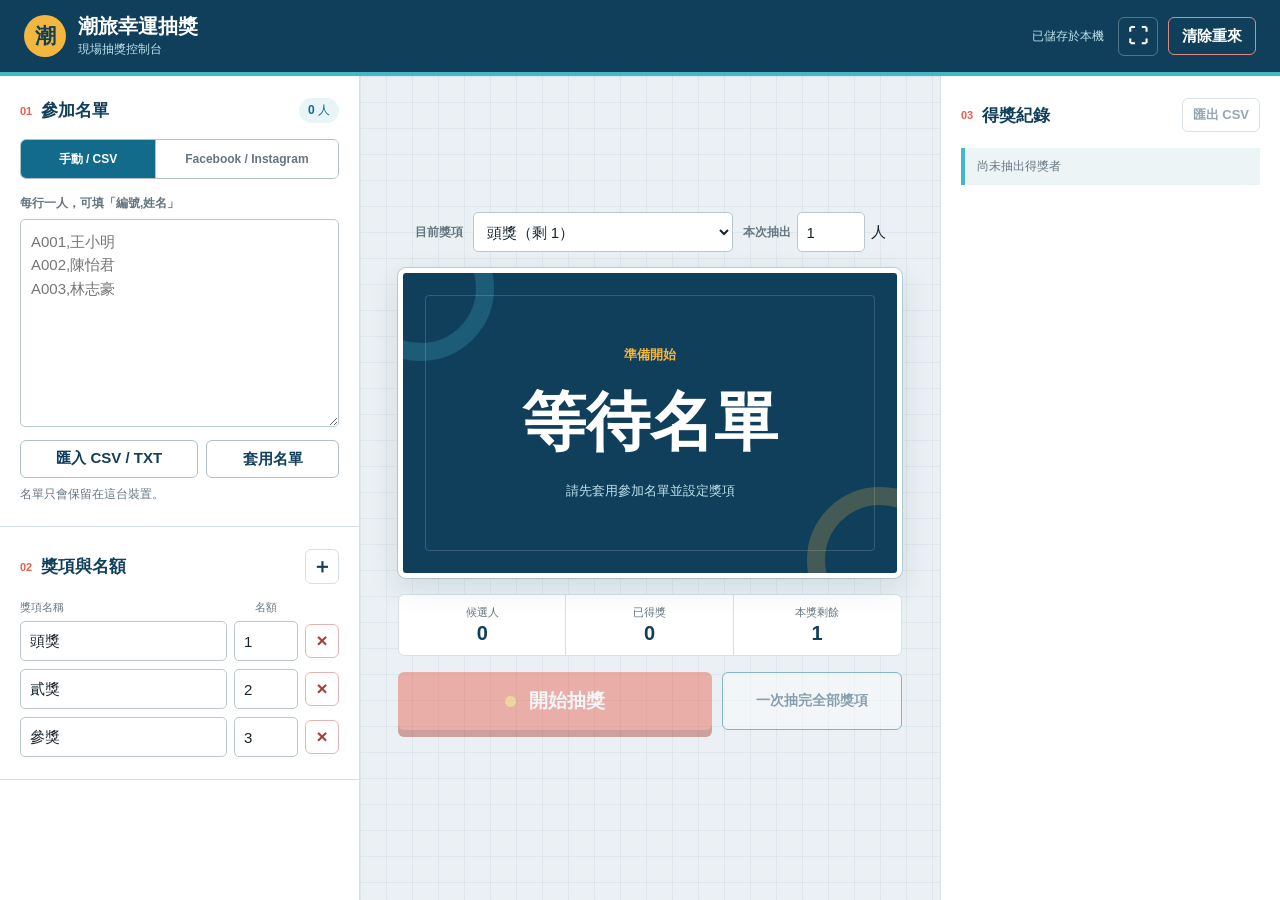
<file: lottery/index.html>
<!DOCTYPE html>
<html lang="zh-Hant">
<head>
  <meta charset="UTF-8">
  <meta name="viewport" content="width=device-width, initial-scale=1.0">
  <meta name="robots" content="noindex, nofollow">
  <meta name="theme-color" content="#103f5c">
  <title>潮旅幸運抽獎</title>
  <link rel="stylesheet" href="lottery.css?v=20260720">
</head>
<body>
  <header class="topbar">
    <div class="brand">
      <span class="brand-mark" aria-hidden="true">潮</span>
      <div>
        <h1>潮旅幸運抽獎</h1>
        <p>現場抽獎控制台</p>
      </div>
    </div>
    <div class="top-actions">
      <span class="save-state" id="saveState">已儲存於本機</span>
      <button class="icon-button" id="fullscreenButton" type="button" title="全螢幕" aria-label="切換全螢幕">
        <span aria-hidden="true">⛶</span>
      </button>
      <button class="danger-button" id="resetButton" type="button">清除重來</button>
    </div>
  </header>

  <main class="workspace">
    <aside class="setup-panel" aria-label="抽獎設定">
      <section class="panel-section">
        <div class="section-heading">
          <div>
            <span class="step">01</span>
            <h2>參加名單</h2>
          </div>
          <span class="count-pill"><strong id="participantCount">0</strong> 人</span>
        </div>

        <div class="source-switch" role="tablist" aria-label="名單來源">
          <button class="source-tab active" id="manualSourceTab" type="button" role="tab" aria-selected="true" aria-controls="manualSourcePanel">手動 / CSV</button>
          <button class="source-tab" id="metaSourceTab" type="button" role="tab" aria-selected="false" aria-controls="metaSourcePanel">Facebook / Instagram</button>
        </div>

        <div id="manualSourcePanel" role="tabpanel" aria-labelledby="manualSourceTab">
          <label class="field-label" for="participantInput">每行一人，可填「編號,姓名」</label>
          <textarea id="participantInput" rows="8" placeholder="A001,王小明&#10;A002,陳怡君&#10;A003,林志豪"></textarea>
          <div class="inline-actions">
            <label class="file-button" for="fileInput">匯入 CSV / TXT</label>
            <input id="fileInput" type="file" accept=".csv,.txt,text/csv,text/plain">
            <button class="secondary-button" id="applyParticipants" type="button">套用名單</button>
          </div>
        </div>

        <div id="metaSourcePanel" class="meta-source" role="tabpanel" aria-labelledby="metaSourceTab" hidden>
          <div class="meta-status-row">
            <span class="connection-dot" id="metaConnectionDot" aria-hidden="true"></span>
            <span id="metaConnectionText">正在確認連線…</span>
            <a class="admin-login-link" id="adminLoginLink" href="/admin" target="_blank" rel="noopener" hidden>登入後台</a>
          </div>
          <div class="meta-fields">
            <label class="field-label" for="metaPlatform">平台</label>
            <select id="metaPlatform">
              <option value="facebook">Facebook 粉絲專頁</option>
              <option value="instagram">Instagram 專業帳號</option>
            </select>
            <button class="secondary-button" id="loadMetaPosts" type="button">載入最近貼文</button>
          </div>
          <label class="field-label" for="metaPost">活動貼文</label>
          <select id="metaPost" disabled><option value="">尚未載入貼文</option></select>
          <label class="field-label" for="metaKeyword">留言關鍵字（選填）</label>
          <input id="metaKeyword" type="text" maxlength="80" placeholder="例如：我要參加">
          <label class="field-label" for="metaCutoff">活動截止時間（選填）</label>
          <input id="metaCutoff" type="datetime-local">
          <button class="meta-fetch-button" id="fetchMetaComments" type="button" disabled>整理留言名單</button>
          <div class="meta-preview" id="metaPreview" hidden>
            <div class="meta-preview-summary" id="metaPreviewSummary"></div>
            <ul class="meta-name-list" id="metaNameList"></ul>
            <button class="secondary-button meta-apply-button" id="applyMetaParticipants" type="button">投入抽獎池</button>
          </div>
        </div>
        <p class="field-message" id="participantMessage" role="status">名單只會保留在這台裝置。</p>
      </section>

      <section class="panel-section prize-section">
        <div class="section-heading">
          <div>
            <span class="step">02</span>
            <h2>獎項與名額</h2>
          </div>
          <button class="icon-button small" id="addPrizeButton" type="button" title="新增獎項" aria-label="新增獎項">＋</button>
        </div>
        <div class="prize-labels" aria-hidden="true"><span>獎項名稱</span><span>名額</span><span></span></div>
        <div id="prizeList" class="prize-list"></div>
      </section>
    </aside>

    <section class="draw-panel" aria-label="抽獎舞台">
      <div class="draw-controls">
        <label for="prizeSelect">目前獎項</label>
        <select id="prizeSelect"></select>
        <div class="draw-quantity">
          <label for="drawQuantity">本次抽出</label>
          <input id="drawQuantity" type="number" min="1" value="1" inputmode="numeric">
          <span>人</span>
        </div>
      </div>

      <div class="lottery-stage" id="lotteryStage">
        <div class="stage-glow" aria-hidden="true"></div>
        <p class="stage-kicker" id="stageKicker">準備開始</p>
        <div class="ticket-machine" id="ticketMachine" aria-hidden="true">
          <div class="ticket-chute"><span></span></div>
          <div class="ticket-pool">
            <div class="pool-tickets" id="poolTickets"></div>
            <div class="pool-shine"></div>
          </div>
          <span class="pool-count" id="poolCount">0 張抽獎券</span>
        </div>
        <div class="winner-reveal" id="winnerReveal">
          <div class="rolling-name" id="rollingName" aria-live="polite">等待名單</div>
          <p class="stage-detail" id="stageDetail">請先套用參加名單並設定獎項</p>
        </div>
      </div>

      <div class="draw-status">
        <div><span>候選人</span><strong id="eligibleCount">0</strong></div>
        <div><span>已得獎</span><strong id="winnerCount">0</strong></div>
        <div><span>本獎剩餘</span><strong id="prizeRemaining">0</strong></div>
      </div>

      <div class="draw-actions">
        <button class="draw-button" id="drawButton" type="button" disabled>
          <span class="draw-button-dot" aria-hidden="true"></span>
          開始抽獎
        </button>
        <button class="draw-all-button" id="drawAllButton" type="button" disabled>一次抽完全部獎項</button>
      </div>
      <p class="draw-message" id="drawMessage" role="status"></p>
    </section>

    <aside class="results-panel" aria-label="得獎結果">
      <div class="results-heading">
        <div>
          <span class="step">03</span>
          <h2>得獎紀錄</h2>
        </div>
        <button class="secondary-button compact" id="exportButton" type="button" disabled>匯出 CSV</button>
      </div>
      <div class="results-summary" id="resultsSummary">尚未抽出得獎者</div>
      <ol class="winner-list" id="winnerList"></ol>
    </aside>
  </main>

  <div class="confetti" id="confetti" aria-hidden="true"></div>
  <script src="lottery.js?v=20260720"></script>
</body>
</html>
</file>
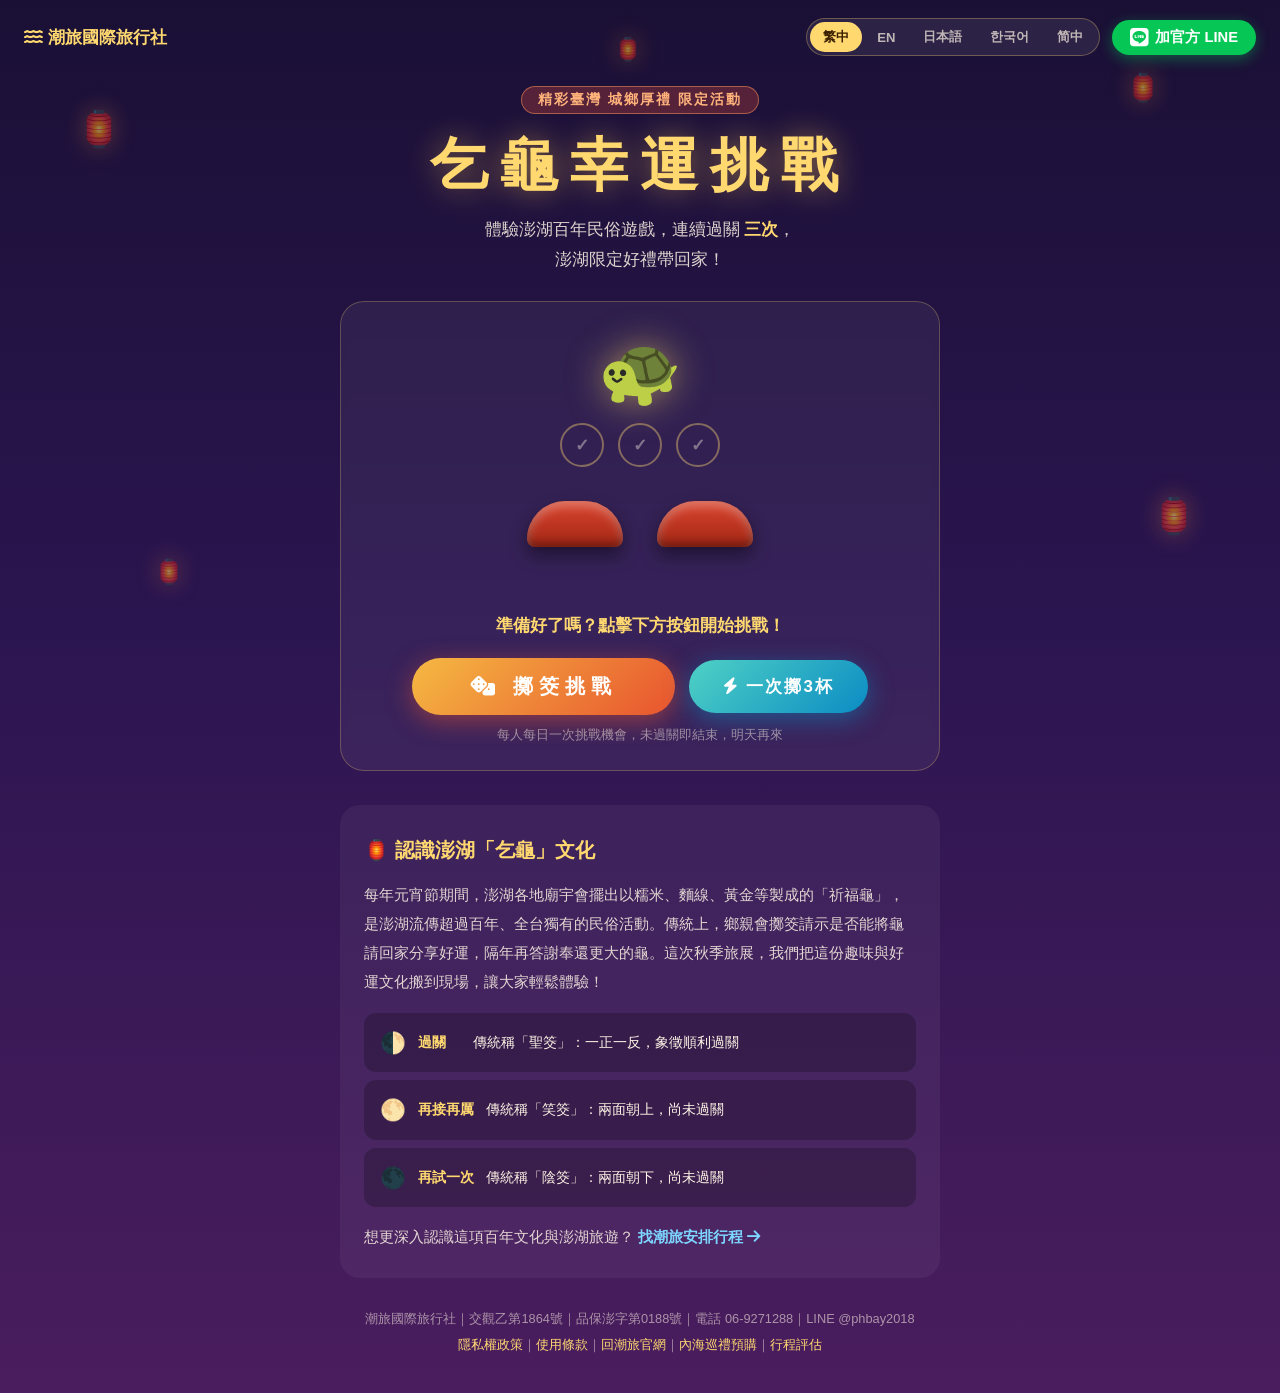
<file: qigui/index.html>
<!DOCTYPE html>
<html lang="zh-Hant">
<head>
  <meta charset="UTF-8" />
  <meta name="viewport" content="width=device-width, initial-scale=1.0" />
  <!-- Google Analytics 4 -->
  <script async src="https://www.googletagmanager.com/gtag/js?id=G-47DV1VPF9J"></script>
  <script>window.dataLayer=window.dataLayer||[];function gtag(){dataLayer.push(arguments);}gtag('js',new Date());gtag('config','G-47DV1VPF9J');</script>
  <!-- Meta Pixel -->
  <script>!function(f,b,e,v,n,t,s){if(f.fbq)return;n=f.fbq=function(){n.callMethod?n.callMethod.apply(n,arguments):n.queue.push(arguments)};if(!f._fbq)f._fbq=n;n.push=n;n.loaded=!0;n.version='2.0';n.queue=[];t=b.createElement(e);t.async=!0;t.src=v;s=b.getElementsByTagName(e)[0];s.parentNode.insertBefore(t,s)}(window,document,'script','https://connect.facebook.net/en_US/fbevents.js');fbq('init', '25643845041980148');fbq('track', 'PageView');</script>
  <noscript><img height="1" width="1" style="display:none" src="https://www.facebook.com/tr?id=25643845041980148&ev=PageView&noscript=1"/></noscript>

  <title>澎湖乞龜幸運遊戲｜秋季旅展限定｜連續三關贏得澎湖好禮｜潮旅國際旅行社</title>
  <meta name="description" content="體驗澎湖乞龜百年民俗遊戲！秋季旅展限定，連續過關三次即可獲得澎湖限定好禮。認識乞龜由來，跟著潮旅玩澎湖。" />
  <link rel="canonical" href="https://www.phbay.info/qigui/" />
  <meta property="og:type" content="website" />
  <meta property="og:site_name" content="潮旅國際旅行社" />
  <meta property="og:title" content="澎湖乞龜幸運遊戲｜秋季旅展限定｜連續三關贏得澎湖好禮" />
  <meta property="og:description" content="線上體驗澎湖乞龜幸運遊戲！秋季旅展限定，連續三關過關，澎湖限定好禮帶回家。" />
  <meta property="og:url" content="https://www.phbay.info/qigui/" />
  <meta property="og:locale" content="zh_TW" />
  <link rel="stylesheet" href="https://cdnjs.cloudflare.com/ajax/libs/font-awesome/6.5.0/css/all.min.css" />
  <link rel="stylesheet" href="qigui.css?v=20260721" />
  <script type="application/ld+json">
  {
    "@context": "https://schema.org",
    "@type": "WebPage",
    "name": "澎湖乞龜幸運遊戲（秋季旅展限定）",
    "description": "秋季旅展限定的線上幸運遊戲，連續過關三次即可獲得澎湖限定好禮。",
    "url": "https://www.phbay.info/qigui/",
    "isPartOf": { "@type": "WebSite", "name": "潮旅國際旅行社", "url": "https://www.phbay.info/" }
  }
  </script>
</head>
<body>

  <!-- 漂浮燈籠背景 -->
  <div class="lanterns" aria-hidden="true">
    <span class="lantern l1">🏮</span>
    <span class="lantern l2">🏮</span>
    <span class="lantern l3">🏮</span>
    <span class="lantern l4">🏮</span>
    <span class="lantern l5">🏮</span>
  </div>

  <header class="qg-header">
    <a href="/" class="qg-logo"><i class="fas fa-water"></i> 潮旅國際旅行社</a>
    <div class="qg-header-right">
      <div class="qgui-lang-switch" role="group" aria-label="Language">
        <button class="qgui-lang-btn" data-lang="zh-tw" onclick="qguiSetLang('zh-tw')">繁中</button>
        <button class="qgui-lang-btn" data-lang="en" onclick="qguiSetLang('en')">EN</button>
        <button class="qgui-lang-btn" data-lang="ja" onclick="qguiSetLang('ja')">日本語</button>
        <button class="qgui-lang-btn" data-lang="ko" onclick="qguiSetLang('ko')">한국어</button>
        <button class="qgui-lang-btn" data-lang="zh-cn" onclick="qguiSetLang('zh-cn')">简中</button>
      </div>
      <a href="https://go.mantago.co/QnBsyj" data-line-source="qigui" target="_blank" rel="noopener noreferrer"
         class="qg-header-line" onclick="trackLineClaim()">
        <i class="fab fa-line"></i> <span data-i18n="nav.line">加官方 LINE</span>
      </a>
    </div>
  </header>

  <main class="qg-main">

    <!-- 標題區 -->
    <section class="qg-hero">
      <span class="qg-kicker" data-i18n="hero.kicker">精彩臺灣 城鄉厚禮 限定活動</span>
      <h1 data-i18n="hero.title">乞龜幸運挑戰</h1>
      <p class="qg-sub" data-i18n-html="hero.sub">體驗澎湖百年民俗遊戲，連續過關 <strong>三次</strong>，<br>澎湖限定好禮帶回家！</p>
    </section>

    <!-- 遊戲區 -->
    <section class="qg-game">

      <!-- 金龜與進度 -->
      <div class="qg-turtle-zone">
        <div class="qg-turtle" id="qg-turtle">🐢</div>
        <div class="qg-progress" id="qg-progress">
          <span class="qg-dot" data-i="1">✓</span>
          <span class="qg-dot" data-i="2">✓</span>
          <span class="qg-dot" data-i="3">✓</span>
        </div>
      </div>

      <!-- 筊杯 -->
      <div class="qg-blocks" id="qg-blocks">
        <div class="qg-jiao" id="jiao-a"><div class="qg-jiao-body"></div><span class="qg-jiao-label" id="label-a"></span></div>
        <div class="qg-jiao" id="jiao-b"><div class="qg-jiao-body"></div><span class="qg-jiao-label" id="label-b"></span></div>
      </div>

      <!-- 結果訊息 -->
      <div class="qg-result" id="qg-result" data-i18n="game.ready">準備好了嗎？點擊下方按鈕開始挑戰！</div>

      <!-- 擲筊按鈕 -->
      <div class="qg-throw-row">
        <button class="qg-throw-btn" id="qg-throw" onclick="throwJiao()">
          <i class="fas fa-dice"></i> <span data-i18n="game.throw">擲筊挑戰</span>
        </button>
        <button class="qg-throw-btn qg-throw-btn-auto" id="qg-throw3" onclick="throwJiaoAuto()">
          <i class="fas fa-bolt"></i> <span data-i18n="game.throw3">一次擲3杯</span>
        </button>
      </div>
      <p class="qg-hint" id="qg-hint" data-i18n="game.hint">每人每日一次挑戰機會，未過關即結束，明天再來</p>
    </section>

    <!-- 中獎畫面（預設隱藏） -->
    <section class="qg-win" id="qg-win" style="display:none">
      <div class="qg-win-card">
        <div class="qg-win-turtle">🐢✨</div>
        <h2 data-i18n="win.title">恭喜挑戰成功！</h2>
        <p class="qg-win-desc" data-i18n-html="win.desc">您連續三關全數過關，太幸運了！<br>獲得 <strong>澎湖限定好禮一份</strong></p>
        <div class="qg-code-box">
          <span class="qg-code-label" data-i18n="win.codeLabel">兌獎編號</span>
          <div class="qg-code" id="qg-code">——</div>
        </div>
        <a href="https://go.mantago.co/QnBsyj" data-line-source="qigui" target="_blank" rel="noopener noreferrer"
           class="qg-line-btn" onclick="trackLineClaim()">
          <i class="fab fa-line"></i> <span data-i18n="win.claimBtn">加官方 LINE 領取好禮</span>
        </a>
        <p class="qg-win-note" data-i18n-html="win.note">請加入潮旅官方 LINE（@phbay2018），<strong>截圖此畫面並傳送兌獎編號</strong>，<br>現場出示畫面即可兌換好禮。每組編號限兌換一次。</p>
      </div>
    </section>

    <!-- 乞龜文化介紹 -->
    <section class="qg-culture">
      <h2 data-i18n="culture.title">🏮 認識澎湖「乞龜」文化</h2>
      <p data-i18n="culture.body">每年元宵節期間，澎湖各地廟宇會擺出以糯米、麵線、黃金等製成的「祈福龜」，是澎湖流傳超過百年、全台獨有的民俗活動。傳統上，鄉親會擲筊請示是否能將龜請回家分享好運，隔年再答謝奉還更大的龜。這次秋季旅展，我們把這份趣味與好運文化搬到現場，讓大家輕鬆體驗！</p>
      <div class="qg-jiao-guide">
        <div class="qg-guide-item"><span class="qg-guide-icon">🌓</span><strong data-i18n="culture.g1t">過關</strong><span data-i18n="culture.g1d">傳統稱「聖筊」：一正一反，象徵順利過關</span></div>
        <div class="qg-guide-item"><span class="qg-guide-icon">🌕</span><strong data-i18n="culture.g2t">再接再厲</strong><span data-i18n="culture.g2d">傳統稱「笑筊」：兩面朝上，尚未過關</span></div>
        <div class="qg-guide-item"><span class="qg-guide-icon">🌑</span><strong data-i18n="culture.g3t">再試一次</strong><span data-i18n="culture.g3d">傳統稱「陰筊」：兩面朝下，尚未過關</span></div>
      </div>
      <p class="qg-cta-row">
        <span data-i18n="culture.cta">想更深入認識這項百年文化與澎湖旅遊？</span>
        <a href="/#contact" class="qg-link"><span data-i18n="culture.ctaLink">找潮旅安排行程</span> <i class="fas fa-arrow-right"></i></a>
      </p>
    </section>

  </main>

  <footer class="qg-footer">
    <p data-i18n="footer.legal">潮旅國際旅行社｜交觀乙第1864號｜品保澎字第0188號｜電話 06-9271288｜LINE @phbay2018</p>
    <p><a href="/privacy">隱私權政策</a>｜<a href="/terms">使用條款</a>｜<a href="/" data-i18n="footer.home">回潮旅官網</a>｜<a href="/neihai-preorder.html" data-i18n="footer.neihai">內海巡禮預購</a>｜<a href="/#quiz" data-i18n="footer.quiz">行程評估</a></p>
  </footer>

  <script src="qigui-i18n.js?v=20260909"></script>
  <script src="qigui.js?v=20260909"></script>
  <script src="/line-cta.js?v=20261030b" defer></script>
</body>
</html>
</file>
<file: lottery/lottery.css>
:root {
  --ink: #17242d;
  --muted: #667681;
  --line: #d7e0e5;
  --paper: #f5f7f8;
  --white: #ffffff;
  --ocean: #136b8c;
  --deep: #103f5c;
  --cyan: #45b8c8;
  --coral: #e95f4f;
  --gold: #f3b63f;
  --green: #268b6b;
  --shadow: 0 10px 30px rgba(16, 63, 92, 0.12);
}

* { box-sizing: border-box; }

html, body { min-height: 100%; }

body {
  margin: 0;
  color: var(--ink);
  background: var(--paper);
  font-family: "Noto Sans TC", "PingFang TC", "Microsoft JhengHei", sans-serif;
  font-size: 15px;
  letter-spacing: 0;
}

button, input, textarea, select { font: inherit; letter-spacing: 0; }
button, select, input[type="file"] + label { cursor: pointer; }
button:focus-visible, input:focus-visible, textarea:focus-visible, select:focus-visible, .file-button:focus-within {
  outline: 3px solid rgba(69, 184, 200, 0.35);
  outline-offset: 2px;
}

.topbar {
  height: 76px;
  padding: 0 24px;
  display: flex;
  align-items: center;
  justify-content: space-between;
  gap: 20px;
  color: var(--white);
  background: var(--deep);
  border-bottom: 4px solid var(--cyan);
}

.brand, .brand > div, .top-actions, .section-heading, .section-heading > div, .results-heading, .results-heading > div,
.inline-actions, .draw-controls, .draw-quantity { display: flex; align-items: center; }

.brand { gap: 12px; }
.brand > div { align-items: flex-start; flex-direction: column; }
.brand-mark {
  width: 42px;
  height: 42px;
  display: grid;
  place-items: center;
  color: var(--deep);
  background: var(--gold);
  border-radius: 50%;
  font-size: 21px;
  font-weight: 900;
}
.brand h1 { margin: 0; font-size: 20px; line-height: 1.2; }
.brand p { margin: 3px 0 0; color: #bfe2ec; font-size: 12px; }
.top-actions { gap: 10px; }
.save-state { color: #bfe2ec; font-size: 12px; margin-right: 4px; }

button, .file-button {
  min-height: 38px;
  padding: 8px 13px;
  border: 1px solid transparent;
  border-radius: 6px;
  font-weight: 700;
  transition: background-color .18s ease, border-color .18s ease, transform .18s ease;
}
button:active, .file-button:active { transform: translateY(1px); }
button:disabled { cursor: not-allowed; opacity: .45; }
.icon-button { width: 40px; padding: 7px; color: var(--white); background: transparent; border-color: rgba(255,255,255,.28); font-size: 20px; }
.icon-button:hover { background: rgba(255,255,255,.1); }
.icon-button.small { width: 34px; min-height: 34px; padding: 3px; color: var(--deep); border-color: var(--line); background: var(--white); }
.danger-button { color: var(--white); background: transparent; border-color: #db8a81; }
.danger-button:hover { background: #a63f35; }
.secondary-button, .file-button { color: var(--deep); background: var(--white); border-color: #aec0ca; }
.secondary-button:hover, .file-button:hover { background: #e8f4f7; border-color: var(--ocean); }
.secondary-button.compact { min-height: 34px; padding: 6px 10px; font-size: 13px; }

.workspace {
  min-height: calc(100vh - 76px);
  display: grid;
  grid-template-columns: minmax(310px, 360px) minmax(430px, 1fr) minmax(280px, 340px);
}

.setup-panel, .results-panel { background: var(--white); }
.setup-panel { border-right: 1px solid var(--line); }
.results-panel { border-left: 1px solid var(--line); padding: 22px 20px; overflow: auto; }
.panel-section { padding: 22px 20px; border-bottom: 1px solid var(--line); }
.section-heading, .results-heading { justify-content: space-between; gap: 12px; margin-bottom: 16px; }
.section-heading > div, .results-heading > div { gap: 9px; }
.section-heading h2, .results-heading h2 { margin: 0; color: var(--deep); font-size: 17px; }
.step { color: var(--coral); font-size: 11px; font-weight: 900; }
.count-pill { padding: 4px 9px; color: var(--ocean); background: #e8f4f7; border-radius: 999px; font-size: 12px; }

.source-switch { display: grid; grid-template-columns: 1fr 1.35fr; margin-bottom: 16px; border: 1px solid #aec0ca; border-radius: 6px; overflow: hidden; }
.source-tab { min-height: 38px; padding: 7px 8px; color: var(--muted); background: var(--white); border: 0; border-right: 1px solid #aec0ca; border-radius: 0; font-size: 12px; }
.source-tab:last-child { border-right: 0; }
.source-tab.active { color: var(--white); background: var(--ocean); }

.field-label { display: block; margin: 0 0 7px; color: var(--muted); font-size: 12px; font-weight: 700; }
textarea, input[type="text"], input[type="number"], input[type="datetime-local"], select {
  width: 100%;
  color: var(--ink);
  background: var(--white);
  border: 1px solid #b9c8d0;
  border-radius: 5px;
}
textarea { min-height: 150px; padding: 10px; resize: vertical; line-height: 1.55; }
input[type="text"], input[type="number"], input[type="datetime-local"], select { height: 40px; padding: 7px 9px; }
.inline-actions { gap: 8px; margin-top: 10px; flex-wrap: wrap; }
.inline-actions > * { flex: 1 1 auto; text-align: center; }
input[type="file"] { position: absolute; width: 1px; height: 1px; overflow: hidden; clip: rect(0,0,0,0); }
.field-message { min-height: 18px; margin: 8px 0 0; color: var(--muted); font-size: 12px; }
.field-message.error, .draw-message.error { color: #b33c31; }

.meta-source[hidden] { display: none; }
.meta-status-row { min-height: 34px; margin-bottom: 12px; display: flex; align-items: center; gap: 7px; color: var(--muted); font-size: 12px; }
.connection-dot { width: 9px; height: 9px; flex: 0 0 auto; background: #99a7af; border-radius: 50%; }
.connection-dot.ready { background: var(--green); box-shadow: 0 0 0 3px rgba(38,139,107,.13); }
.connection-dot.partial { background: var(--gold); box-shadow: 0 0 0 3px rgba(243,182,63,.15); }
.connection-dot.error { background: var(--coral); box-shadow: 0 0 0 3px rgba(233,95,79,.13); }
.admin-login-link { margin-left: auto; color: var(--ocean); font-weight: 800; text-decoration: underline; }
.meta-fields { display: grid; grid-template-columns: minmax(0, 1fr) auto; gap: 7px; align-items: end; }
.meta-fields .field-label { grid-column: 1 / -1; margin-bottom: 0; }
.meta-fields .secondary-button { min-height: 40px; }
.meta-source > .field-label { margin-top: 12px; }
.meta-fetch-button { width: 100%; margin-top: 12px; color: var(--white); background: var(--ocean); border-color: var(--ocean); }
.meta-fetch-button:hover:not(:disabled) { background: var(--deep); }
.meta-preview { margin-top: 12px; padding-top: 12px; border-top: 1px solid var(--line); }
.meta-preview[hidden] { display: none; }
.meta-preview-summary { padding: 8px 10px; color: var(--deep); background: #e8f4f7; border-left: 3px solid var(--cyan); font-size: 12px; font-weight: 800; }
.meta-name-list { max-height: 150px; margin: 8px 0; padding: 0; display: grid; grid-template-columns: repeat(2, minmax(0, 1fr)); gap: 5px; overflow-y: auto; list-style: none; }
.meta-name-list li { min-width: 0; padding: 5px 7px; overflow: hidden; color: var(--ink); background: var(--paper); border: 1px solid var(--line); border-radius: 3px; text-overflow: ellipsis; white-space: nowrap; font-size: 11px; }
.meta-apply-button { width: 100%; }

.prize-labels, .prize-row { display: grid; grid-template-columns: minmax(0, 1fr) 64px 34px; gap: 7px; align-items: center; }
.prize-labels { margin: 0 0 6px; color: var(--muted); font-size: 11px; }
.prize-labels span:nth-child(2) { text-align: center; }
.prize-list { display: grid; gap: 8px; }
.remove-prize { width: 34px; min-height: 34px; padding: 4px; color: #a13e35; background: #fff; border-color: #e4b6b1; font-size: 19px; }
.remove-prize:hover { background: #fff0ee; }

.draw-panel {
  min-width: 0;
  padding: 28px clamp(20px, 3vw, 48px);
  display: flex;
  flex-direction: column;
  justify-content: center;
  background-color: #eaf0f3;
  background-image: linear-gradient(rgba(16,63,92,.055) 1px, transparent 1px), linear-gradient(90deg, rgba(16,63,92,.055) 1px, transparent 1px);
  background-size: 26px 26px;
}
.draw-controls { justify-content: center; gap: 10px; margin-bottom: 16px; flex-wrap: wrap; }
.draw-controls > label, .draw-quantity label { color: var(--muted); font-size: 12px; font-weight: 800; }
.draw-controls select { width: min(260px, 100%); }
.draw-quantity { gap: 6px; }
.draw-quantity input { width: 68px; }

.lottery-stage {
  position: relative;
  isolation: isolate;
  min-height: 310px;
  padding: 46px 24px;
  display: flex;
  flex-direction: column;
  align-items: center;
  justify-content: center;
  overflow: hidden;
  color: var(--white);
  background: var(--deep);
  border: 5px solid var(--white);
  border-radius: 8px;
  box-shadow: var(--shadow), 0 0 0 1px #bed0d9;
}
.lottery-stage::before, .lottery-stage::after {
  content: "";
  position: absolute;
  z-index: -1;
  width: 110px;
  height: 110px;
  border: 18px solid rgba(69,184,200,.24);
  border-radius: 50%;
}
.lottery-stage::before { left: -55px; top: -58px; }
.lottery-stage::after { right: -56px; bottom: -60px; border-color: rgba(243,182,63,.23); }
.stage-glow { position: absolute; inset: 22px; z-index: -1; border: 1px solid rgba(255,255,255,.16); border-radius: 4px; }
.stage-kicker { margin: 0 0 18px; color: var(--gold); font-size: 13px; font-weight: 900; }
.ticket-machine {
  position: relative;
  width: min(430px, 92%);
  height: 184px;
  display: none;
  flex-direction: column;
  align-items: center;
}
.lottery-stage.pool-mode .ticket-machine,
.lottery-stage.loading .ticket-machine,
.lottery-stage.rolling .ticket-machine { display: flex; }
.ticket-chute {
  position: absolute;
  z-index: 4;
  top: -25px;
  left: 50%;
  width: 112px;
  height: 46px;
  transform: translateX(-50%);
  background: #e8f0f3;
  border: 5px solid #8fb0bf;
  border-bottom: 0;
  border-radius: 7px 7px 0 0;
}
.ticket-chute span { position: absolute; left: 17px; right: 17px; bottom: 8px; height: 7px; background: #426d80; border-radius: 2px; }
.ticket-pool {
  position: absolute;
  inset: 13px 0 10px;
  overflow: hidden;
  background: rgba(221, 243, 247, .12);
  border: 5px solid #b9d8df;
  border-top-width: 8px;
  border-radius: 7px 7px 24px 24px;
  box-shadow: inset 0 -25px 35px rgba(69,184,200,.12), 0 10px 20px rgba(0,0,0,.18);
}
.pool-shine { position: absolute; top: 13px; left: 15px; width: 7px; height: 75%; background: rgba(255,255,255,.25); border-radius: 5px; }
.pool-tickets { position: absolute; inset: 0; }
.pool-ticket {
  --ticket-x: 50%;
  --ticket-y: 70%;
  --ticket-r: 0deg;
  position: absolute;
  z-index: 2;
  left: var(--ticket-x);
  top: var(--ticket-y);
  width: 84px;
  height: 30px;
  padding: 5px 8px 5px 12px;
  overflow: hidden;
  color: var(--deep);
  background: #fff5d7;
  border: 1px solid var(--gold);
  border-left: 5px solid var(--coral);
  border-radius: 3px;
  box-shadow: 0 2px 5px rgba(0,0,0,.22);
  transform: translate(-50%, -50%) rotate(var(--ticket-r));
  white-space: nowrap;
  text-overflow: ellipsis;
  font-size: 10px;
  font-weight: 900;
}
.pool-ticket::after { content: ""; position: absolute; top: 3px; bottom: 3px; right: 8px; border-right: 1px dashed #ddb45e; }
.lottery-stage.loading .pool-ticket { top: -85px; opacity: 0; animation: ticketDrop .72s cubic-bezier(.32,.75,.35,1.18) forwards; animation-delay: var(--ticket-delay); }
.lottery-stage.rolling .pool-ticket { animation: ticketMix .38s ease-in-out infinite alternate; animation-delay: var(--mix-delay); }
.lottery-stage.rolling .ticket-pool { animation: poolShake .2s linear infinite alternate; }
.pool-count {
  position: absolute;
  z-index: 5;
  left: 50%;
  bottom: -8px;
  min-width: 112px;
  padding: 4px 10px;
  transform: translateX(-50%);
  color: var(--deep);
  background: var(--gold);
  border-radius: 3px;
  text-align: center;
  font-size: 11px;
  font-weight: 900;
}
.winner-reveal { display: flex; width: 100%; flex-direction: column; align-items: center; }
.lottery-stage.pool-mode .winner-reveal,
.lottery-stage.loading .winner-reveal { display: none; }
.lottery-stage.rolling .winner-reveal { position: absolute; z-index: 8; bottom: 27px; width: auto; padding: 6px 16px; background: rgba(16,63,92,.88); border-radius: 4px; }
.lottery-stage.rolling .rolling-name { min-height: auto; font-size: 20px; }
.lottery-stage.rolling .stage-detail { display: none; }
.rolling-name {
  width: 100%;
  min-height: 82px;
  display: grid;
  place-items: center;
  text-align: center;
  overflow-wrap: anywhere;
  font-size: clamp(38px, 5vw, 68px);
  font-weight: 900;
  line-height: 1.18;
}
.stage-detail { margin: 18px 0 0; color: #bfe2ec; font-size: 13px; text-align: center; }
.lottery-stage.rolling .rolling-name { animation: namePulse .12s linear infinite alternate; }
.lottery-stage.winner { border-color: var(--gold); animation: stageWin .55s ease; }
@keyframes namePulse { from { opacity: .6; transform: scale(.985); } to { opacity: 1; transform: scale(1.015); } }
@keyframes stageWin { 0% { transform: scale(.985); } 65% { transform: scale(1.015); } 100% { transform: scale(1); } }
@keyframes ticketDrop {
  0% { top: -85px; opacity: 0; transform: translate(-50%, -50%) rotate(0deg) scale(.85); }
  35% { opacity: 1; }
  100% { top: var(--ticket-y); opacity: 1; transform: translate(-50%, -50%) rotate(var(--ticket-r)) scale(1); }
}
@keyframes ticketMix {
  from { transform: translate(-55%, -47%) rotate(calc(var(--ticket-r) - 7deg)); }
  to { transform: translate(-43%, -55%) rotate(calc(var(--ticket-r) + 9deg)); }
}
@keyframes poolShake { from { transform: rotate(-.35deg); } to { transform: rotate(.35deg); } }

.draw-status { margin: 16px 0; display: grid; grid-template-columns: repeat(3, 1fr); background: var(--white); border: 1px solid var(--line); border-radius: 6px; }
.draw-status > div { padding: 10px; text-align: center; border-right: 1px solid var(--line); }
.draw-status > div:last-child { border: 0; }
.draw-status span { display: block; color: var(--muted); font-size: 11px; }
.draw-status strong { display: block; margin-top: 2px; color: var(--deep); font-size: 20px; }
.draw-actions { display: grid; grid-template-columns: minmax(0, 1.35fr) minmax(180px, .65fr); gap: 10px; align-items: stretch; }
.draw-button { width: 100%; min-height: 58px; color: var(--white); background: var(--coral); border: 0; font-size: 19px; box-shadow: 0 7px 0 #a84136; }
.draw-button:hover:not(:disabled) { background: #d94d3e; }
.draw-button:active:not(:disabled) { transform: translateY(4px); box-shadow: 0 3px 0 #a84136; }
.draw-button-dot { display: inline-block; width: 11px; height: 11px; margin-right: 8px; background: var(--gold); border-radius: 50%; }
.draw-all-button { min-height: 58px; color: var(--deep); background: var(--white); border-color: var(--ocean); font-size: 14px; }
.draw-all-button:hover:not(:disabled) { color: var(--white); background: var(--ocean); }
.draw-message { min-height: 22px; margin: 12px 0 0; color: var(--muted); text-align: center; font-size: 12px; }

.results-summary { padding: 10px 12px; color: var(--muted); background: #edf4f6; border-left: 4px solid var(--cyan); font-size: 12px; }
.winner-list { margin: 16px 0 0; padding: 0; display: grid; gap: 8px; list-style: none; }
.winner-item { display: grid; grid-template-columns: 36px minmax(0,1fr) 28px; gap: 9px; align-items: center; padding: 11px 8px; border-bottom: 1px solid var(--line); }
.winner-rank { width: 32px; height: 32px; display: grid; place-items: center; color: var(--deep); background: var(--gold); border-radius: 50%; font-size: 12px; font-weight: 900; }
.winner-info { min-width: 0; }
.winner-name { display: block; overflow-wrap: anywhere; font-weight: 900; }
.winner-meta { display: block; margin-top: 2px; color: var(--muted); font-size: 11px; }
.undo-winner { min-height: 28px; width: 28px; padding: 2px; color: var(--muted); background: transparent; border-color: transparent; font-size: 17px; }
.undo-winner:hover { color: #a13e35; background: #fff0ee; }

.confetti { position: fixed; inset: 0; pointer-events: none; overflow: hidden; z-index: 20; }
.confetti-piece { position: absolute; top: -16px; width: 9px; height: 14px; animation: confettiFall 1.7s ease-in forwards; }
@keyframes confettiFall { to { transform: translate3d(var(--drift), 105vh, 0) rotate(720deg); opacity: .15; } }

@media (max-width: 1080px) {
  .workspace { grid-template-columns: 330px minmax(0, 1fr); }
  .results-panel { grid-column: 1 / -1; border: 0; border-top: 1px solid var(--line); }
  .winner-list { grid-template-columns: repeat(2, minmax(0, 1fr)); }
}

@media (max-width: 720px) {
  .topbar { height: auto; min-height: 72px; padding: 10px 14px; }
  .brand p, .save-state { display: none; }
  .brand h1 { font-size: 17px; }
  .danger-button { padding: 7px 9px; font-size: 12px; }
  .workspace { min-height: 0; display: flex; flex-direction: column; }
  .setup-panel, .results-panel { border: 0; }
  .draw-panel { order: -1; padding: 18px 14px 22px; }
  .lottery-stage { min-height: 250px; padding: 32px 18px; }
  .ticket-machine { height: 158px; }
  .ticket-pool { inset: 13px 0 9px; }
  .pool-ticket { width: 74px; }
  .rolling-name { font-size: clamp(34px, 11vw, 52px); }
  .draw-actions { grid-template-columns: 1fr; }
  .panel-section, .results-panel { padding: 20px 14px; }
  .winner-list { grid-template-columns: 1fr; }
}

@media (prefers-reduced-motion: reduce) {
  *, *::before, *::after { scroll-behavior: auto !important; animation-duration: .01ms !important; animation-iteration-count: 1 !important; transition-duration: .01ms !important; }
}
</file>
<file: qigui/qigui.css>
/* ═══ 澎湖乞龜擲筊（夏季旅展限定）═══ */
* { margin: 0; padding: 0; box-sizing: border-box; }
body {
  font-family: "Noto Sans TC", "Microsoft JhengHei", sans-serif;
  background: linear-gradient(180deg, #1a1035 0%, #2b1550 45%, #4a1d5e 100%);
  color: #fff5e6;
  min-height: 100vh;
  overflow-x: hidden;
}

/* ── 漂浮燈籠 ── */
.lanterns { position: fixed; inset: 0; pointer-events: none; z-index: 0; }
.lantern {
  position: absolute;
  font-size: 2.2rem;
  opacity: .55;
  animation: floatLantern 6s ease-in-out infinite;
  filter: drop-shadow(0 0 12px rgba(255, 140, 60, .6));
}
.l1 { left: 6%;  top: 12%; animation-delay: 0s; }
.l2 { left: 88%; top: 8%;  animation-delay: 1.2s; font-size: 1.7rem; }
.l3 { left: 12%; top: 62%; animation-delay: 2.4s; font-size: 1.5rem; }
.l4 { left: 90%; top: 55%; animation-delay: .8s; }
.l5 { left: 48%; top: 4%;  animation-delay: 1.8s; font-size: 1.4rem; }
@keyframes floatLantern {
  0%, 100% { transform: translateY(0) rotate(-3deg); }
  50%       { transform: translateY(-16px) rotate(3deg); }
}

/* ── Header / Footer ── */
.qg-header {
  position: relative; z-index: 2; padding: 18px 24px;
  display: flex; align-items: center; justify-content: space-between;
  flex-wrap: wrap; gap: 10px;
}
.qg-logo { color: #ffd970; text-decoration: none; font-weight: 800; font-size: 1.05rem; }
.qg-header-line {
  display: inline-flex; align-items: center; gap: 7px;
  background: #06c755; color: #fff; text-decoration: none;
  font-weight: 800; font-size: .92rem;
  padding: 8px 18px; border-radius: 30px;
  box-shadow: 0 4px 14px rgba(6, 199, 85, .4);
  transition: transform .15s;
}
.qg-header-line:hover { transform: translateY(-1px); }
.qg-header-line i { font-size: 1.15rem; }
.qg-header-right { display: flex; align-items: center; gap: 12px; flex-wrap: wrap; }
.qgui-lang-switch {
  display: inline-flex; background: rgba(255, 255, 255, .08);
  border: 1px solid rgba(255, 217, 112, .3); border-radius: 30px;
  padding: 3px; gap: 2px;
}
.qgui-lang-btn {
  background: transparent; border: none; cursor: pointer;
  color: rgba(255, 245, 230, .7); font-family: inherit;
  font-size: .82rem; font-weight: 700;
  padding: 6px 13px; border-radius: 24px;
  transition: background .15s, color .15s;
}
.qgui-lang-btn:hover { color: #ffd970; }
.qgui-lang-btn.active { background: #ffd970; color: #3a1f00; }
.qg-footer {
  position: relative; z-index: 2;
  text-align: center; padding: 28px 16px 36px;
  font-size: .8rem; color: rgba(255, 245, 230, .55); line-height: 2;
}
.qg-footer a { color: #ffd970; text-decoration: none; }

/* ── 主要區塊 ── */
.qg-main { position: relative; z-index: 1; max-width: 640px; margin: 0 auto; padding: 0 20px; }

.qg-hero { text-align: center; padding: 12px 0 26px; }
.qg-kicker {
  display: inline-block; background: rgba(255, 90, 60, .25);
  border: 1px solid rgba(255, 150, 90, .5); color: #ffb27a;
  padding: 4px 16px; border-radius: 20px; font-size: .85rem; font-weight: 700;
  letter-spacing: 2px;
}
.qg-hero h1 {
  font-size: clamp(2.6rem, 9vw, 3.6rem); font-weight: 900; letter-spacing: 12px;
  margin: 14px 0 10px; color: #ffd970;
  text-shadow: 0 0 30px rgba(255, 200, 80, .45);
}
.qg-sub { font-size: 1.05rem; line-height: 1.8; color: rgba(255, 245, 230, .85); }
.qg-sub strong { color: #ffd970; }

/* ── 遊戲區 ── */
.qg-game {
  background: rgba(255, 255, 255, .06);
  border: 1px solid rgba(255, 217, 112, .25);
  border-radius: 24px; padding: 30px 22px 26px; text-align: center;
  backdrop-filter: blur(4px);
}

.qg-turtle-zone { margin-bottom: 8px; }
.qg-turtle {
  font-size: 4.2rem; display: inline-block;
  filter: drop-shadow(0 0 18px rgba(255, 215, 100, .55));
  transition: transform .4s;
}
.qg-turtle.happy { animation: turtleBounce .6s ease 2; }
@keyframes turtleBounce {
  0%, 100% { transform: translateY(0) scale(1); }
  50%      { transform: translateY(-14px) scale(1.12); }
}

.qg-progress { display: flex; justify-content: center; gap: 14px; margin: 12px 0 4px; }
.qg-dot {
  width: 44px; height: 44px; border-radius: 50%;
  display: flex; align-items: center; justify-content: center;
  border: 2px solid rgba(255, 217, 112, .4); color: rgba(255, 245, 230, .4);
  font-weight: 900; font-size: 1.05rem; transition: all .35s;
}
.qg-dot.lit {
  background: radial-gradient(circle at 35% 30%, #ffe9a8, #f0a832);
  color: #7a4a00; border-color: #ffd970;
  box-shadow: 0 0 18px rgba(255, 200, 80, .7);
  transform: scale(1.1);
}

/* ── 筊杯 ── */
.qg-blocks {
  display: flex; justify-content: center; gap: 34px;
  padding: 26px 0 10px; perspective: 500px; min-height: 128px;
}
.qg-jiao { display: flex; flex-direction: column; align-items: center; gap: 10px; }
.qg-jiao-body {
  width: 96px; height: 46px; position: relative;
  background: linear-gradient(180deg, #d9452e 0%, #a32615 100%);
  border-radius: 48px 48px 10px 10px;          /* 凸面朝上（預設） */
  box-shadow: inset 0 6px 10px rgba(255, 255, 255, .28),
              inset 0 -4px 8px rgba(0, 0, 0, .35),
              0 8px 18px rgba(0, 0, 0, .45);
  transition: border-radius .2s, background .2s;
}
.qg-jiao-body.flat {
  border-radius: 10px 10px 48px 48px;          /* 平面朝上 */
  background: linear-gradient(180deg, #e8654e 0%, #c03a24 100%);
  box-shadow: inset 0 4px 6px rgba(255, 255, 255, .35),
              inset 0 -6px 10px rgba(0, 0, 0, .3),
              0 8px 18px rgba(0, 0, 0, .45);
}
.qg-jiao-body.spin { animation: jiaoSpin 1.1s cubic-bezier(.3, .6, .4, 1); }
@keyframes jiaoSpin {
  0%   { transform: translateY(0) rotateX(0) rotateZ(0); }
  30%  { transform: translateY(-90px) rotateX(360deg) rotateZ(140deg); }
  60%  { transform: translateY(-30px) rotateX(680deg) rotateZ(280deg); }
  80%  { transform: translateY(-8px) rotateX(700deg) rotateZ(350deg); }
  100% { transform: translateY(0) rotateX(720deg) rotateZ(360deg); }
}
.qg-jiao-label { font-size: .82rem; color: rgba(255, 245, 230, .75); min-height: 1.2em; font-weight: 700; }

/* ── 結果與按鈕 ── */
.qg-result {
  min-height: 2.6em; font-size: 1.08rem; font-weight: 700; line-height: 1.7;
  color: #ffd970; display: flex; align-items: center; justify-content: center;
  padding: 4px 8px;
}
.qg-result.fail  { color: #ff9d8a; }
.qg-result.holy  { color: #7dffb0; }

.qg-throw-row {
  display: flex; flex-wrap: wrap; justify-content: center; align-items: center;
  gap: 14px; margin-top: 10px;
}
.qg-throw-btn {
  background: linear-gradient(135deg, #f5b942, #e8542f);
  color: #fff; border: none; cursor: pointer;
  font-size: 1.25rem; font-weight: 900; letter-spacing: 6px;
  padding: 15px 58px; border-radius: 40px;
  box-shadow: 0 6px 24px rgba(232, 84, 47, .5);
  transition: transform .15s, box-shadow .15s;
  font-family: inherit;
}
.qg-throw-btn:hover:not(:disabled) { transform: translateY(-2px); box-shadow: 0 10px 30px rgba(232, 84, 47, .65); }
.qg-throw-btn:disabled { opacity: .45; cursor: not-allowed; }
.qg-throw-btn-auto {
  background: linear-gradient(135deg, #4fd1c5, #0b8cc4);
  font-size: 1.05rem; letter-spacing: 2px;
  padding: 15px 34px;
  box-shadow: 0 6px 24px rgba(11, 140, 196, .5);
}
.qg-throw-btn-auto:hover:not(:disabled) { box-shadow: 0 10px 30px rgba(11, 140, 196, .65); }
.qg-hint { margin-top: 12px; font-size: .8rem; color: rgba(255, 245, 230, .5); }

/* ── 中獎畫面 ── */
.qg-win { margin-top: 26px; }
.qg-win-card {
  background: linear-gradient(160deg, rgba(255, 217, 112, .18), rgba(255, 140, 60, .1));
  border: 2px solid #ffd970; border-radius: 24px;
  padding: 34px 24px; text-align: center;
  box-shadow: 0 0 44px rgba(255, 200, 80, .3);
  animation: winPop .5s ease;
}
@keyframes winPop { 0% { transform: scale(.85); opacity: 0; } 100% { transform: scale(1); opacity: 1; } }
.qg-win-turtle { font-size: 4rem; margin-bottom: 8px; }
.qg-win-card h2 { color: #ffd970; font-size: 1.8rem; letter-spacing: 4px; margin-bottom: 10px; }
.qg-win-desc { line-height: 1.9; margin-bottom: 18px; }
.qg-win-desc strong { color: #ffd970; }
.qg-code-box {
  background: rgba(0, 0, 0, .35); border: 1px dashed rgba(255, 217, 112, .6);
  border-radius: 14px; padding: 12px 18px; margin: 0 auto 20px; max-width: 320px;
}
.qg-code-label { font-size: .78rem; color: rgba(255, 245, 230, .6); letter-spacing: 3px; }
.qg-code { font-family: "Consolas", monospace; font-size: 1.5rem; font-weight: 900; color: #ffd970; letter-spacing: 2px; margin-top: 4px; }
.qg-line-btn {
  display: inline-flex; align-items: center; gap: 10px;
  background: #06c755; color: #fff; text-decoration: none;
  font-size: 1.1rem; font-weight: 900;
  padding: 14px 34px; border-radius: 40px;
  box-shadow: 0 6px 22px rgba(6, 199, 85, .45);
  transition: transform .15s;
}
.qg-line-btn:hover { transform: translateY(-2px); }
.qg-line-btn i { font-size: 1.5rem; }
.qg-win-note { margin-top: 16px; font-size: .85rem; line-height: 1.9; color: rgba(255, 245, 230, .75); }
.qg-win-note strong { color: #ffd970; }

/* ── 文化介紹 ── */
.qg-culture {
  margin-top: 34px; background: rgba(255, 255, 255, .05);
  border-radius: 20px; padding: 26px 24px; line-height: 1.9;
}
.qg-culture h2 { color: #ffd970; font-size: 1.25rem; margin-bottom: 12px; }
.qg-culture p { color: rgba(255, 245, 230, .85); font-size: .95rem; }
.qg-culture strong { color: #ffb27a; }
.qg-jiao-guide { display: flex; flex-direction: column; gap: 8px; margin: 16px 0; }
.qg-guide-item {
  display: flex; align-items: center; gap: 12px;
  background: rgba(0, 0, 0, .22); border-radius: 12px; padding: 10px 16px; font-size: .9rem;
}
.qg-guide-item strong { color: #ffd970; min-width: 3em; }
.qg-guide-icon { font-size: 1.3rem; }
.qg-cta-row { margin-top: 14px; }
.qg-link { color: #7dd6ff; font-weight: 800; text-decoration: none; }
.qg-link:hover { text-decoration: underline; }

/* ── 手機 ── */
@media (max-width: 480px) {
  .qg-hero h1 { letter-spacing: 8px; }
  .qg-blocks { gap: 22px; }
  .qg-jiao-body { width: 82px; height: 40px; }
  .qg-throw-btn { padding: 14px 44px; font-size: 1.15rem; }
  .qg-throw-row { flex-direction: column; gap: 10px; }
  .qg-throw-btn-auto { padding: 13px 34px; font-size: 1rem; }
  .qg-header { justify-content: center; text-align: center; }
  .qg-header-right { justify-content: center; width: 100%; }
  .qgui-lang-btn { padding: 6px 10px; font-size: .78rem; }
}
</file>
